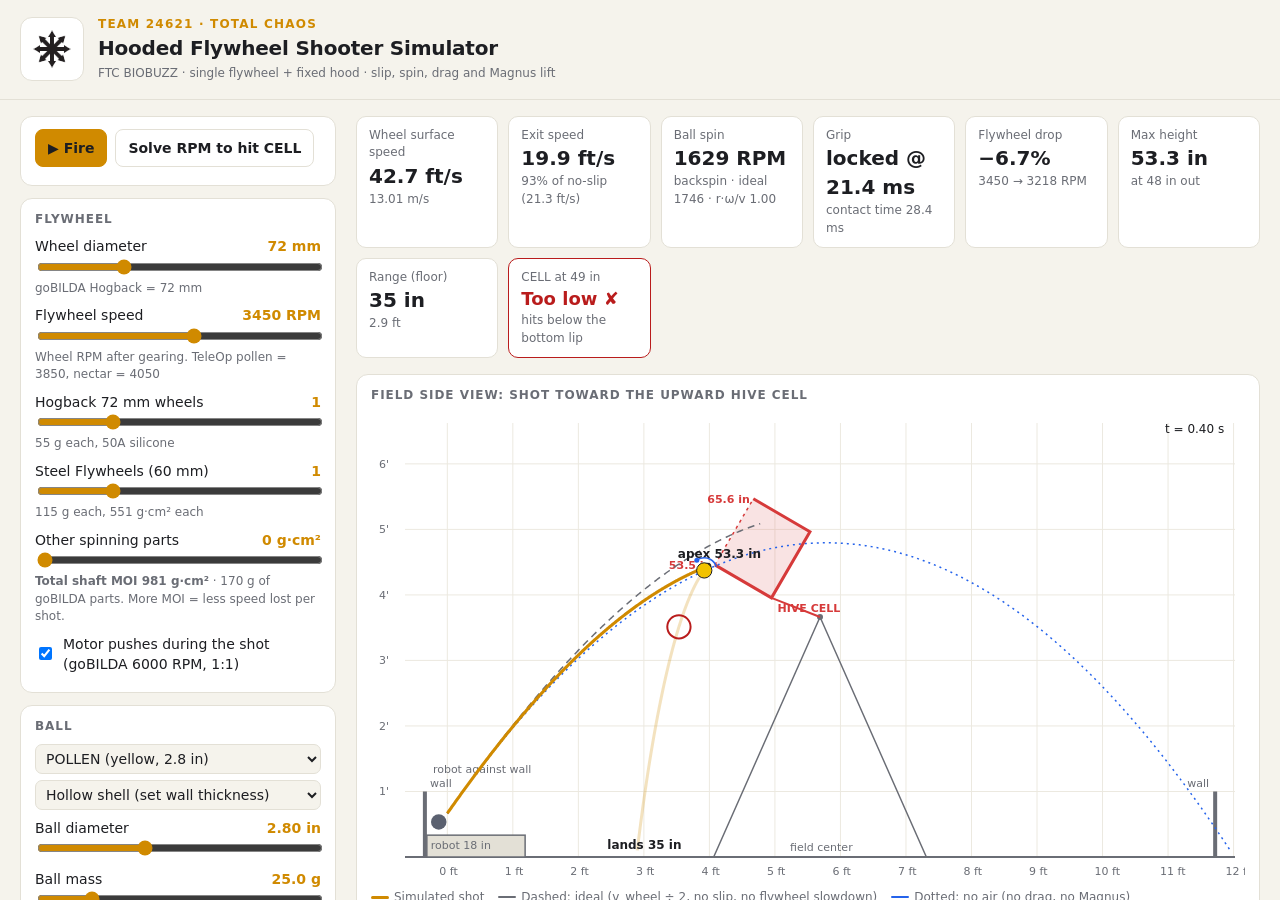
<file: simulator/hooded-shooter.html>
<!doctype html>
<html lang="en">
<head>
<meta charset="utf-8">
<meta name="viewport" content="width=device-width,initial-scale=1">
<title>Total Chaos | Team 24621 | Flywheel Simulator</title>
<meta name="description" content="Team 24621 - Total Chaos: an interactive hooded flywheel shooter simulator for FTC BIOBUZZ.">
<link rel="icon" type="image/jpeg" href="assets/chaos-symbol.jpg">
<style>
:root{
  --bg:#f5f3ec; --panel:#ffffff; --ink:#1d1e22; --muted:#6a6d75; --line:#e3e0d6; --grid:#ece9e0;
  --accent:#d08a00; --accent-soft:#fff3d6; --blue:#2563eb; --good:#15803d; --warn:#c2410c; --bad:#b91c1c;
  --wheel:#3a3e46; --tread:#5b6170; --hood:#9aa0aa; --pollen:#f2c200; --nectar:#d63a3a; --cell:#d63a3a;
}
@media (prefers-color-scheme: dark){
  :root:not([data-theme="light"]){
    --bg:#15161a; --panel:#1e2026; --ink:#ececee; --muted:#9a9ea8; --line:#2e313a; --grid:#262930;
    --accent:#f0b429; --accent-soft:#3a2f12; --blue:#60a5fa; --good:#4ade80; --warn:#fb923c; --bad:#f87171;
    --wheel:#c9ccd3; --tread:#8b91a0; --hood:#6b7280; --pollen:#f5cf2a; --nectar:#f05252; --cell:#f05252;
  }
}
:root[data-theme="dark"]{
  --bg:#15161a; --panel:#1e2026; --ink:#ececee; --muted:#9a9ea8; --line:#2e313a; --grid:#262930;
  --accent:#f0b429; --accent-soft:#3a2f12; --blue:#60a5fa; --good:#4ade80; --warn:#fb923c; --bad:#f87171;
  --wheel:#c9ccd3; --tread:#8b91a0; --hood:#6b7280; --pollen:#f5cf2a; --nectar:#f05252; --cell:#f05252;
}
*{box-sizing:border-box}
body{margin:0;background:var(--bg);color:var(--ink);font:14px/1.45 system-ui,-apple-system,"Segoe UI",Roboto,sans-serif}
header{padding:16px 20px;display:flex;align-items:center;gap:14px;border-bottom:1px solid var(--line);margin-bottom:8px}
.team-logo{width:64px;height:64px;flex-shrink:0;object-fit:contain;background:#fff;border:1px solid var(--line);border-radius:12px;padding:5px}
.team-name{margin:0 0 3px;color:var(--accent);font-size:12px;font-weight:800;letter-spacing:.1em;text-transform:uppercase}
header h1{font-size:20px;margin:0;letter-spacing:-.01em;line-height:1.2}
header .subtitle{margin:5px 0 0;color:var(--muted);font-size:12px}
@media (max-width:600px){header{padding:12px 16px;gap:10px}.team-logo{width:48px;height:48px}header h1{font-size:17px}.team-name{font-size:10px}}
.wrap{display:grid;grid-template-columns:320px minmax(0,1fr);gap:16px;padding:8px 20px 24px}
@media (max-width:900px){.wrap{grid-template-columns:minmax(0,1fr);padding:8px 16px 24px}main{order:1}aside{order:2}}
/* Wide screens: the config column scrolls on its own; the simulator column stays put */
@media (min-width:901px){
  body{height:100vh;display:flex;flex-direction:column;overflow:hidden}
  .wrap{flex:1;min-height:0;padding-bottom:0}
  aside,main{overflow-y:auto;overscroll-behavior:contain;padding-bottom:24px}
  aside{padding-right:4px;scrollbar-width:thin}
}
aside{display:flex;flex-direction:column;gap:12px;min-width:0}
main{display:flex;flex-direction:column;gap:16px;min-width:0}
.card{background:var(--panel);border:1px solid var(--line);border-radius:12px;padding:12px 14px;min-width:0}
.card h2{font-size:12px;text-transform:uppercase;letter-spacing:.08em;color:var(--muted);margin:0 0 8px;font-weight:600}
.ctl{margin:8px 0}
.ctl .row{display:flex;justify-content:space-between;gap:8px}
.ctl label{font-weight:500}
.ctl output{font-variant-numeric:tabular-nums;color:var(--accent);font-weight:600;white-space:nowrap}
.ctl input[type=range]{width:100%;accent-color:var(--accent)}
.ctl .hint{font-size:12px;color:var(--muted)}
select{width:100%;padding:5px 6px;border-radius:7px;border:1px solid var(--line);background:var(--bg);color:var(--ink);font:inherit}
.check{display:flex;gap:8px;align-items:center;margin:6px 0}
.seg{display:flex;border:1px solid var(--line);border-radius:8px;overflow:hidden}
.seg button{flex:1;border:0;background:transparent;color:var(--ink);padding:6px;font:inherit;cursor:pointer}
.seg button.on{background:var(--accent);color:#1d1e22;font-weight:600}
.btn{border:1px solid var(--accent);background:var(--accent);color:#1d1e22;font-weight:600;padding:8px 12px;border-radius:8px;cursor:pointer;font:inherit;font-weight:600}
.btn.ghost{background:transparent;color:var(--ink);border-color:var(--line)}
.btns{display:flex;gap:8px;flex-wrap:wrap}
.stats{display:grid;grid-template-columns:repeat(auto-fit,minmax(140px,1fr));gap:10px}
.stat{background:var(--panel);border:1px solid var(--line);border-radius:10px;padding:10px 12px;min-width:0}
.stat .k{font-size:12px;color:var(--muted)}
.stat .v{font-size:20px;font-weight:700;font-variant-numeric:tabular-nums}
.stat .s{font-size:12px;color:var(--muted)}
.stat.verdict .v{font-size:18px}
canvas{display:block;width:100%;border-radius:8px}
#field{height:clamp(260px,42vw,470px)}
.pair{display:grid;grid-template-columns:minmax(0,1fr) minmax(0,1fr);gap:16px}
@media (max-width:1100px){.pair{grid-template-columns:minmax(0,1fr)}}
#closeup{height:360px}
#chart{height:340px}
#cell{height:360px}
#heat{height:320px;cursor:pointer}
#impacts td{font-size:13px}
.legend{display:flex;flex-wrap:wrap;gap:4px 14px;font-size:12px;color:var(--muted);margin-top:6px}
.legend i{display:inline-block;width:18px;height:3px;vertical-align:middle;margin-right:5px;border-radius:2px}
table{width:100%;border-collapse:collapse;font-variant-numeric:tabular-nums}
td{padding:4px 6px;border-bottom:1px solid var(--line)}
td:last-child{text-align:right}
details summary{cursor:pointer;font-weight:600}
.notes{color:var(--ink)}
.notes code{background:var(--accent-soft);padding:1px 4px;border-radius:4px;font-size:13px}
.notes p,.notes li{max-width:75ch}
.small{font-size:12px;color:var(--muted)}
a{color:var(--blue)}
</style>
</head>
<body>
<header>
  <img class="team-logo" src="assets/chaos-symbol.jpg" alt="Total Chaos eight-arrow chaos symbol" width="64" height="64">
  <div>
    <p class="team-name">Team 24621 &middot; Total Chaos</p>
    <h1>Hooded Flywheel Shooter Simulator</h1>
    <p class="subtitle">FTC BIOBUZZ &middot; single flywheel + fixed hood &middot; slip, spin, drag and Magnus lift</p>
  </div>
</header>

<div class="wrap">
  <aside id="controls"></aside>

  <main>
    <div class="stats" id="stats"></div>

    <div class="card">
      <h2>Field side view: shot toward the upward HIVE CELL</h2>
      <canvas id="field"></canvas>
      <div class="legend">
        <span><i style="background:var(--accent)"></i>Simulated shot</span>
        <span><i style="background:var(--muted);height:2px"></i>Dashed: ideal (v_wheel ÷ 2, no slip, no flywheel slowdown)</span>
        <span><i style="background:var(--blue);height:2px"></i>Dotted: no air (no drag, no Magnus)</span>
      </div>
    </div>

    <div class="pair">
      <div class="card">
        <h2>Inside the HIVE CELL (slow motion)</h2>
        <canvas id="cell"></canvas>
        <div class="legend">
          <span><i style="background:var(--blue)"></i>Numbered wall hits</span>
          <span>↺ = backspin direction (as fired) · ↻ = topspin direction</span>
        </div>
      </div>
      <div class="card">
        <h2>Shooter close-up (slow motion)</h2>
        <canvas id="closeup"></canvas>
        <div class="legend">
          <span><i style="background:var(--good)"></i>Contact gripping</span>
          <span><i style="background:var(--warn)"></i>Contact slipping</span>
          <span><i style="background:var(--blue)"></i>Squish (ball/wheel overlap)</span>
        </div>
      </div>
    </div>

    <div class="pair">
      <div class="card">
        <h2>Inside the hood: speed vs. time</h2>
        <canvas id="chart"></canvas>
        <div class="legend">
          <span><i style="background:var(--muted)"></i>Wheel surface speed</span>
          <span><i style="background:var(--accent)"></i>Ball speed (center)</span>
          <span><i style="background:var(--blue)"></i>Ball spin speed (ω·r)</span>
          <span><i style="background:var(--good)"></i>No-slip target (surface ÷ 2)</span>
        </div>
      </div>
      <div class="card">
        <h2>Wall hits</h2>
        <table id="impacts"></table>
        <p class="small">"Bounce" is the outgoing ÷ incoming speed straight into the wall. It's lower than your e setting when friction grabs the ball. Spin changes because friction at the wall pushes the ball's surface toward rolling along that wall.</p>
      </div>
    </div>

    <div class="card">
      <h2>Best launch angle (bounce sweep)</h2>
      <div class="btns"><button class="btn" id="sweepBtn">Run angle sweep</button></div>
      <p class="small" id="sweepMsg">For every angle from 20° to 75°, this aims at 17 points across the opening, from below the bottom lip to over the top lip. It solves the RPM for each one, then runs the full bounce. Takes a few seconds.</p>
      <canvas id="heat"></canvas>
      <div class="legend">
        <span><i style="background:var(--good)"></i>Scored (settles in the cell)</span>
        <span><i style="background:var(--warn)"></i>Entered, then bounced out</span>
        <span><i style="background:var(--bad);opacity:.4"></i>Missed the opening</span>
        <span>Outlined column = current angle</span>
      </div>
      <div id="sweepSummary"></div>
    </div>

    <div class="card">
      <h2>Details</h2>
      <table id="details"></table>
    </div>

    <div class="card notes">
      <details>
        <summary>How the math works</summary>
        <p><b>Perfect grip.</b> The hood doesn't move, so a ball pinched between the wheel and the hood rolls along the hood. Its center moves at the average of the two surfaces:
        <code>v = v_wheel / 2</code>, where <code>v_wheel = ω_wheel · R_wheel</code>. The spin is <code>ω_ball = v_wheel / (2·r_ball)</code>. That makes the spin ratio <code>r·ω / v = 1</code> for every perfect-grip hooded shot, whatever the wheel size or RPM.</p>
        <p><b>Slip.</b> The ball enters at the feed speed with no spin. Squeezing it by the compression <code>c</code> gives a normal force <code>N_wheel = k·c</code>. The hood pushes back with <code>N_hood = N_wheel + m·v²/ρ</code>, because the ball travels on a curve of radius <code>ρ = R_wheel + r_ball − c</code>. Friction at each contact is at most <code>μ·N</code> and opposes the sliding at that contact:</p>
        <ul>
          <li>wheel contact slip: <code>u_w = v_wheel − (v + ω·r)</code></li>
          <li>hood contact slip: <code>u_h = v − ω·r</code></li>
          <li><code>m·dv/dt = F_w + F_h</code>, <code>I·dω/dt = r·(F_w − F_h)</code>, <code>I_wheel·dΩ/dt = τ_motor − F_w·R_wheel</code></li>
        </ul>
        <p>This is stepped forward a microsecond at a time until the ball has rolled through the hood's wrap angle. With enough friction and contact length, both slips reach zero and the ball locks into perfect grip. Otherwise it leaves slower and with less spin. Each shot also takes energy from the flywheel, so the wheel slows down. The motor fights back at full power, using the linear torque curve of a goBILDA 6000 RPM motor (stall torque 0.144 N·m). That slowdown, not slip, is usually why a real shot falls short of <code>v_wheel/2</code>, so more spinning mass makes shots more consistent.</p>
        <p><b>Flight.</b> The flight includes gravity, drag <code>½ρ·C_d·A·v²</code> and Magnus lift <code>½ρ·C_L·A·v²</code>, with <code>C_L = S/(2S+1)</code> and <code>S = r·ω/v</code>. Backspin lifts the ball and topspin pushes it down. Spin decay is ignored because the flight is short.</p>
        <p><b>Bouncing in the cell.</b> Each cell wall is a thin line, and so are the two lips. When the ball touches one, the wall pushes back with a spring-damper force <code>N = k·δ − c·v_n</code>. Here <code>δ</code> is how far the ball has squished into the wall, <code>k</code> is the panel give and <code>c</code> is tuned so a straight-on hit keeps fraction <code>e</code> of its speed. Friction acts along the wall, up to <code>μ·N</code>. It pushes the contact point's slip <code>u = v_along − ω·r</code> toward zero, but never past it. When friction is strong enough the ball grips the wall for a moment, so its spin flips to match rolling along that wall. That's why backspin hitting the back wall can kick the ball down into the cell, while topspin can climb the wall and pop out. The ball scores if it comes to rest inside the cell. The HIVE tipping and the side walls aren't modeled.</p>
        <p><b>Field geometry</b> (Competition Manual §9, TU04, Fig. 9-10 and 9-13): the upward CELL opening runs from 53.5 in to 65.6 in above the tiles. The opening is 14 in, tilted 30° toward the shooter, and the cell is 12 in deep. The model assumes the upward cell faces you, and it scores a shot as IN when the ball crosses that opening with at least one ball radius of clearance at each lip. POLLEN is 2.8 in and 0.055 lb; NECTAR is 3.6 in and 0.091 lb (AndyMark). The flywheel defaults to goBILDA parts: the Hogback Traction Wheel (72 mm, 55 g, 50A silicone) and the Steel Flywheel (60 mm, 115 g, 551 g·cm²). The Hogback's MOI is estimated at 430 g·cm² because goBILDA doesn't publish it, and the 0.9 friction value is an estimate too.</p>
        <p class="small"><b>Estimates you should calibrate:</b> the friction values, ball/wheel stiffness, C_d and Magnus scale are reasonable starting points, not measurements. Shoot real balls, measure range and apex height, then adjust friction, stiffness and Magnus until the sim matches. After that it can predict.</p>
      </details>
    </div>
  </main>
</div>

<script>
const IN = 0.0254, DEG = Math.PI / 180, G = 9.81, RHO_AIR = 1.2;
const $ = id => document.getElementById(id);

// ---- Field geometry (BIOBUZZ manual §9, Fig 9-10) ----
const CELL_BOTTOM_IN = 53.5, CELL_TOP_IN = 65.6, CELL_OPEN_IN = 14, CELL_DEPTH_IN = 12;
const CELL_RISE = CELL_TOP_IN - CELL_BOTTOM_IN;
// Field (§9.2, 9.6, Fig 9-8/9-9): 144 in square inside the walls, HIVE pivot at field center,
// 43.95 in up. Each CELL's open end is 21.46 in from the pivot along the HIVE (18.84 / 2 + 12.04),
// and the HIVE tips 30°, which puts the bottom lip 19.26 in from field center toward the shooter.
const FIELD_IN = 144, PIVOT_H_IN = 43.95, LIP_FROM_CENTER_IN = 19.26, FRAME_BASE_IN = 38.95, WALL_H_IN = 12;
const CELL_RUN = Math.sqrt(CELL_OPEN_IN ** 2 - CELL_RISE ** 2);

const BALLS = {
  pollen: { name: 'POLLEN (yellow, 2.8 in)', d: 2.8, m: 24.9, color: 'pollen' },
  nectar: { name: 'NECTAR (red/blue, 3.6 in)', d: 3.6, m: 41.3, color: 'nectar' },
  custom: { name: 'Custom ball', d: null, m: null, color: 'pollen' },
};
// goBILDA parts on the shooter shaft. MOI in g·cm².
// Steel Flywheel 60 mm: 115 g, 551 g·cm² (goBILDA spec). Hogback 72 mm: 55 g; MOI is our
// estimate (0.6·m·R², most mass in the tread), goBILDA doesn't publish it.
const HOGBACK_MOI = 430, STEEL_FLYWHEEL_MOI = 551;
const WHEEL_MATS = [
  ['goBILDA Hogback silicone 50A', 0.9], ['goBILDA Gecko silicone 30A', 1.0], ['Compliant wheel ~35A', 0.9], ['Worn / dusty wheel', 0.65],
  ['Stealth / hard rubber', 0.6], ['Hard plastic', 0.35], ['Custom', null]];
const HOOD_MATS = [
  ['Polycarbonate (smooth)', 0.30], ['Aluminum', 0.25], ['HDPE / Delrin', 0.18], ['3D-printed PLA / PETG', 0.35],
  ['Foam-lined', 0.6], ['Grip tape', 0.8], ['Custom', null]];
const INERTIA = [['Hollow shell (set wall thickness)', 'shell'], ['Solid / foam (2/5)', 0.4]];
// Hollow sphere, outer radius R, wall t: I = (2/5)·m·(R⁵ − r⁵)/(R³ − r³), r = R − t. Returns I ÷ (m·R²).
// A 2 mm wall gives ≈ 0.63, close to the thin-shell limit of 2/3: nearly all the mass is at the surface.
function shellK(dIn, tMm) {
  const R = dIn * 25.4 / 2, r = Math.max(0, R - tMm);
  return 0.4 * (R ** 5 - r ** 5) / (R ** 3 - r ** 3) / (R * R);
}

const CONTROLS = {
  Flywheel: [
    { id: 'wheelD', label: 'Wheel diameter', min: 40, max: 150, step: 1, val: 72, unit: 'mm', hint: 'goBILDA Hogback = 72 mm' },
    { id: 'rpm', label: 'Flywheel speed', min: 300, max: 6000, step: 5, val: 3450, unit: 'RPM', hint: 'Wheel RPM after gearing. TeleOp pollen = 3850, nectar = 4050' },
    { id: 'nHog', label: 'Hogback 72 mm wheels', min: 0, max: 4, step: 1, val: 1, unit: '', hint: '55 g each, 50A silicone' },
    { id: 'nFly', label: 'Steel Flywheels (60 mm)', min: 0, max: 4, step: 1, val: 1, unit: '', hint: '115 g each, 551 g·cm² each' },
    { id: 'extraMoi', label: 'Other spinning parts', min: 0, max: 3000, step: 10, val: 0, unit: 'g·cm²', hint: '' },
  ],
  Ball: [
    { id: 'ballD', label: 'Ball diameter', min: 1.5, max: 5, step: 0.05, val: 2.8, unit: 'in' },
    { id: 'ballMass', label: 'Ball mass', min: 5, max: 120, step: 0.5, val: 24.9, unit: 'g' },
    { id: 'wallT', label: 'Ball wall thickness', min: 0.5, max: 10, step: 0.1, val: 2, unit: 'mm', hint: '' },
  ],
  'Squish & hood': [
    { id: 'comp', label: 'Squish (ball ↔ flywheel)', min: 0, max: 10, step: 0.1, val: 2, unit: 'mm', hint: '' },
    { id: 'stiff', label: 'Squish stiffness', min: 0.5, max: 10, step: 0.1, val: 3, unit: 'N/mm', hint: 'Ball + wheel combined. Sets normal force = stiffness × compression' },
    { id: 'wrap', label: 'Hood wrap angle', min: 20, max: 180, step: 1, val: 90, unit: '°', hint: 'How far around the wheel the ball travels in contact' },
    { id: 'feed', label: 'Feed speed into wheel', min: 0, max: 3, step: 0.05, val: 0.5, unit: 'm/s' },
  ],
  Friction: [
    { id: 'muW', label: 'Wheel ↔ ball μ', min: 0.05, max: 1.6, step: 0.01, val: 0.9, unit: '' },
    { id: 'muH', label: 'Hood ↔ ball μ', min: 0, max: 1.2, step: 0.01, val: 0.35, unit: '' },
  ],
  Launch: [
    { id: 'angle', label: 'Launch angle (hood exit)', min: 10, max: 80, step: 0.5, val: 55, unit: '°' },
    { id: 'launchH', label: 'Launch height', min: 4, max: 30, step: 0.5, val: 8, unit: 'in', hint: 'Ball center height where it leaves the hood' },
  ],
  Air: [
    { id: 'cd', label: 'Drag coefficient C_d', min: 0, max: 1.2, step: 0.01, val: 0.5, unit: '' },
    { id: 'magnus', label: 'Magnus scale', min: 0, max: 2, step: 0.05, val: 1, unit: '×', hint: 'Calibrate against real shots' },
  ],
  Target: [
    { id: 'dist', label: 'Distance to CELL lip', min: 12, max: 120, step: 1, val: 49, unit: 'in', hint: 'Horizontal: launch point → bottom lip of the opening. The lip is 19.3 in from field center, so the field wall is 52.7 in behind it.' },
    { id: 'robotL', label: 'Robot length', min: 10, max: 24, step: 0.5, val: 18, unit: 'in' },
    { id: 'inset', label: 'Ball exit, in from robot edge', min: 0, max: 12, step: 0.25, val: 3.75, unit: 'in', hint: 'How far the launch point sits inside the shooter end of the robot. At 3.75 in, 49 in to the lip puts the robot flush against the wall.' },
  ],
  'HIVE CELL bounce': [
    { id: 'wallE', label: 'Bounciness e (ball ↔ panel)', min: 0.05, max: 0.95, step: 0.01, val: 0.3, unit: '', hint: 'Measure it: drop a ball onto the cell panel from 36 in. e = √(rebound height ÷ 36). Panel flex lowers it.' },
    { id: 'wallK', label: 'Panel give (stiffness)', min: 1, max: 60, step: 1, val: 15, unit: 'N/mm', hint: 'Ball squish + panel flex. Softer = longer contact, so friction has more time to change the spin.' },
    { id: 'wallMu', label: 'Ball ↔ polycarbonate μ', min: 0, max: 1, step: 0.01, val: 0.3, unit: '', hint: 'Tape two balls together so they can\'t roll, then tilt a panel until they slide: μ = tan(angle).' },
  ],
  Playback: [
    { id: 'slowmo', label: 'Close-up slow motion', min: 5, max: 1000, step: 5, val: 20, unit: '×' },
    { id: 'speed', label: 'Field playback speed', min: 0.1, max: 1, step: 0.05, val: 0.5, unit: '×' },
    { id: 'cellSlow', label: 'Cell close-up slow motion', min: 1, max: 100, step: 1, val: 10, unit: '×' },
  ],
};

const state = { mount: 'back', ballType: 'pollen', spin: 'back', kI: 'shell', air: true, ghosts: true, motor: true };
// goBILDA 5203 6000 RPM (1:1): stall torque 1.47 kg·cm
const MOTOR_STALL = 0.144, MOTOR_FREE = 6000 * 2 * Math.PI / 60;

// ---------- Build controls ----------
function fmt(v, step) { const d = step < 0.1 ? 2 : step < 1 ? 1 : 0; return Number(v).toFixed(d); }
function makeSelect(id, options, onChange) {
  const s = document.createElement('select'); s.id = id;
  options.forEach(([label, val], i) => { const o = document.createElement('option'); o.value = i; o.textContent = label; s.appendChild(o); });
  s.addEventListener('change', () => onChange(options[s.value]));
  return s;
}
function buildControls() {
  const root = $('controls');
  const fire = document.createElement('div'); fire.className = 'card';
  fire.innerHTML = `<div class="btns"><button class="btn" id="fireBtn">▶ Fire</button><button class="btn ghost" id="solveBtn">Solve RPM to hit CELL</button></div><div class="small" id="solveMsg" style="margin-top:6px"></div>`;
  root.appendChild(fire);
  for (const [group, ctls] of Object.entries(CONTROLS)) {
    const card = document.createElement('div'); card.className = 'card';
    card.innerHTML = `<h2>${group}</h2>`;
    root.appendChild(card);
    if (group === 'Ball') {
      card.appendChild(makeSelect('ballType', Object.entries(BALLS).map(([k, b]) => [b.name, k]), ([, k]) => {
        state.ballType = k; const b = BALLS[k];
        if (b.d) { setVal('ballD', b.d); setVal('ballMass', b.m); }
        recompute();
      }));
      const s = makeSelect('kI', INERTIA, ([, v]) => { state.kI = v; showShell(); recompute(); });
      s.style.marginTop = '6px'; card.appendChild(s);
    }
    if (group === 'Launch') {
      const seg = document.createElement('div'); seg.className = 'seg';
      seg.innerHTML = `<button data-v="back" class="on">Wheel under → backspin</button><button data-v="top">Wheel over → topspin</button>`;
      seg.querySelectorAll('button').forEach(b => b.onclick = () => {
        state.spin = b.dataset.v; seg.querySelectorAll('button').forEach(x => x.classList.toggle('on', x === b)); recompute();
      });
      card.appendChild(seg);
    }
    if (group === 'Target') {
      const seg = document.createElement('div'); seg.className = 'seg';
      seg.innerHTML = `<button data-v="back" class="on">Shoot from back</button><button data-v="front">Shoot from front</button>`;
      seg.querySelectorAll('button').forEach(b => b.onclick = () => {
        state.mount = b.dataset.v; seg.querySelectorAll('button').forEach(x => x.classList.toggle('on', x === b)); recompute();
      });
      card.appendChild(seg);
    }
    for (const c of ctls) {
      const d = document.createElement('div'); d.className = 'ctl';
      d.innerHTML = `<div class="row"><label for="${c.id}">${c.label}</label><output id="${c.id}_o"></output></div>
        <input type="range" id="${c.id}" min="${c.min}" max="${c.max}" step="${c.step}" value="${c.val}">
        <div class="hint" id="${c.id}_hint">${c.hint || ''}</div>`;
      if (group === 'Friction') {
        const mats = c.id === 'muW' ? WHEEL_MATS : HOOD_MATS;
        const sel = makeSelect(c.id + 'Mat', mats, ([, v]) => { if (v != null) { setVal(c.id, v); recompute(); } });
        d.insertBefore(sel, d.querySelector('input'));
        sel.style.margin = '4px 0';
      }
      card.appendChild(d);
      const inp = d.querySelector('input');
      inp.addEventListener('input', () => {
        showVal(c);
        if (group === 'Friction') matchPreset(c.id);
        if (c.id === 'ballD' || c.id === 'ballMass') { state.ballType = 'custom'; $('ballType').value = 2; }
        if (group !== 'Playback') recompute(); else restart();
      });
      showVal(c);
    }
    if (group === 'Flywheel') {
      const a = document.createElement('label'); a.className = 'check';
      a.innerHTML = `<input type="checkbox" id="motorOn" checked> Motor pushes during the shot (goBILDA 6000 RPM, 1:1)`;
      card.appendChild(a);
      a.querySelector('input').onchange = e => { state.motor = e.target.checked; recompute(); };
    }
    if (group === 'Air') {
      const a = document.createElement('div');
      a.innerHTML = `<label class="check"><input type="checkbox" id="airOn" checked> Air drag + Magnus lift</label>
        <label class="check"><input type="checkbox" id="ghostOn" checked> Show comparison paths</label>`;
      card.appendChild(a);
      a.querySelector('#airOn').onchange = e => { state.air = e.target.checked; recompute(); };
      a.querySelector('#ghostOn').onchange = e => { state.ghosts = e.target.checked; };
    }
  }
  $('fireBtn').onclick = restart;
  $('solveBtn').onclick = solveRPM;
}
function ctlSpec(id) { for (const g of Object.values(CONTROLS)) for (const c of g) if (c.id === id) return c; }
function showVal(c) {
  $(c.id + '_o').textContent = fmt($(c.id).value, c.step) + (c.unit ? ' ' + c.unit : '');
  if (c.id === 'comp' || c.id === 'ballD') showSquish();
  if (c.id === 'wallT' || c.id === 'ballD') showShell();
  if (c.id === 'nHog' || c.id === 'nFly' || c.id === 'extraMoi') showMoi();
}
// Squish = how much the hood gap is smaller than the ball. Hood gap = ball diameter − squish.
const shaftMoi = p => p.nHog * HOGBACK_MOI + p.nFly * STEEL_FLYWHEEL_MOI + p.extraMoi;
function showMoi() {
  if (!$('extraMoi_hint')) return;
  const q = { nHog: +$('nHog').value, nFly: +$('nFly').value, extraMoi: +$('extraMoi').value };
  $('extraMoi_hint').innerHTML = `<b>Total shaft MOI ${shaftMoi(q).toFixed(0)} g·cm²</b> · ${q.nHog * 55 + q.nFly * 115} g of goBILDA parts. More MOI = less speed lost per shot.`;
}
function showSquish() {
  if (!$('comp_hint')) return; // ball controls build before the squish slider exists
  const mm = +$('comp').value, dIn = +$('ballD').value;
  $('comp_o').textContent = `${mm.toFixed(2)} mm · ${(mm / 25.4).toFixed(2)} in`;
  $('comp_hint').innerHTML = `${(mm / (dIn * 25.4) * 100).toFixed(0)}% of the ball diameter. ` +
    `<b>Hood gap ${(dIn - mm / 25.4).toFixed(2)} in</b> (${(dIn * 25.4 - mm).toFixed(1)} mm) from wheel surface to hood.`;
}
function showShell() {
  if (!$('wallT_hint') || !$('ballD')) return;
  const solid = state.kI !== 'shell', k = solid ? state.kI : shellK(+$('ballD').value, +$('wallT').value);
  $('wallT_hint').innerHTML = solid ? 'Not used: the ball is set to solid.' :
    `<b>I = ${k.toFixed(3)}·m·r²</b> (thin-shell limit 0.667, solid 0.400). Nearly all the mass rides at the surface.`;
}
function setVal(id, v) { $(id).value = v; showVal(ctlSpec(id)); }
function matchPreset(id) {
  const mats = id === 'muW' ? WHEEL_MATS : HOOD_MATS, v = +$(id).value;
  const i = mats.findIndex(([, x]) => x != null && Math.abs(x - v) < 0.005);
  $(id + 'Mat').value = i >= 0 ? i : mats.length - 1;
}
function params() {
  const p = { ...state };
  for (const g of Object.values(CONTROLS)) for (const c of g) p[c.id] = +$(c.id).value;
  if (p.kI === 'shell') p.kI = shellK(p.ballD, p.wallT);
  return p;
}

// ---------- Physics: contact phase inside the hood ----------
function contact(p) {
  const Rw = p.wheelD / 2000, rb = p.ballD * IN / 2, m = p.ballMass / 1000, I = p.kI * m * rb * rb;
  const c = Math.min(p.comp / 1000, rb * 0.9), rho = Rw + rb - c, wrap = p.wrap * DEG, L = rho * wrap;
  const Iw = Math.max(1, shaftMoi(p)) * 1e-7; // g·cm² → kg·m²
  const Om0 = p.rpm * 2 * Math.PI / 60, Vw0 = Om0 * Rw;
  const Nw = p.stiff * 1000 * c;
  const eps = 0.02; // m/s, smooths the friction sign near zero slip
  const k = (p.muW * Nw + p.muH * (Nw + m * Vw0 * Vw0 / rho)) / eps * (1 / m + rb * rb / I + Rw * Rw / Iw);
  const dt = Math.min(5e-6, 0.3 / Math.max(k, 1));
  let Om = Om0, v = Math.max(p.feed, 0.02), w = 0, s = 0, t = 0, th = 0;
  let next = 0, stalled = false, slipE = 0, gripT = null;
  const samples = [];
  const push = (uw, uh, Nh) => samples.push({ t, s, v, w, Om, th, uw, uh, Nh });
  while (s < L) {
    if (t > 0.5 || v <= 0) { stalled = true; break; }
    const Vw = Om * Rw, uw = Vw - (v + w * rb), uh = v - w * rb, Nh = Nw + m * v * v / rho;
    const Fw = p.muW * Nw * Math.tanh(uw / eps), Fh = -p.muH * Nh * Math.tanh(uh / eps);
    if (t >= next) { push(uw, uh, Nh); next += 2e-5; }
    if (gripT === null && Math.abs(uw) < 0.05 && Math.abs(uh) < 0.05) gripT = t;
    slipE += (Math.abs(Fw * uw) + Math.abs(Fh * uh)) * dt;
    const tau = p.motor ? Math.max(0, MOTOR_STALL * (1 - Om / MOTOR_FREE)) : 0;
    v += (Fw + Fh) / m * dt; w += rb * (Fw - Fh) / I * dt; Om += (tau - Fw * Rw) / Iw * dt;
    s += v * dt; th += w * dt; t += dt;
  }
  const Vw = Om * Rw;
  push(Vw - (v + w * rb), v - w * rb, Nw + m * v * v / rho);
  return { Rw, rb, m, I, rho, L, wrap, Nw, Om0, Vw0, samples, stalled, slipE, gripT,
    exit: { v: Math.max(v, 0), w, Om, t } };
}

// ---------- Physics: flight ----------
function cellGeom(p) {
  const B = { x: p.dist * IN, y: CELL_BOTTOM_IN * IN };
  const d = { x: CELL_RUN / CELL_OPEN_IN, y: CELL_RISE / CELL_OPEN_IN };
  const n = { x: -d.y, y: d.x }; // points back toward the shooter
  const T = { x: B.x + d.x * CELL_OPEN_IN * IN, y: B.y + d.y * CELL_OPEN_IN * IN };
  return { B, T, d, n };
}
function flight(p, c, exit, air) {
  const rb = c.rb, m = c.m, A = Math.PI * rb * rb, a = p.angle * DEG;
  const sg = (p.spin === 'back' ? 1 : -1) * Math.sign(exit.w || 1);
  const S0 = Math.abs(exit.w);
  const kD = air ? 0.5 * RHO_AIR * p.cd * A / m : 0, kL = air ? 0.5 * RHO_AIR * A / m * p.magnus : 0;
  const acc = (vx, vy) => {
    const v = Math.hypot(vx, vy) || 1e-9, S = rb * S0 / v, CL = S / (2 * S + 1);
    return [-kD * v * vx - kL * CL * v * vy * sg, -G - kD * v * vy + kL * CL * v * vx * sg];
  };
  let x = 0, y = p.launchH * IN, vx = exit.v * Math.cos(a), vy = exit.v * Math.sin(a), t = 0;
  const dt = 0.001, pts = [{ t, x, y, vx, vy }];
  const cg = cellGeom(p);
  let side = (x - cg.B.x) * cg.n.x + (y - cg.B.y) * cg.n.y, cross = null, apex = { x, y };
  while (t < 4 && y > rb && x < 260 * IN) {
    const [ax1, ay1] = acc(vx, vy);
    const mvx = vx + ax1 * dt / 2, mvy = vy + ay1 * dt / 2;
    const [ax2, ay2] = acc(mvx, mvy);
    x += mvx * dt; y += mvy * dt; vx += ax2 * dt; vy += ay2 * dt; t += dt;
    pts.push({ t, x, y, vx, vy });
    if (y > apex.y) apex = { x, y, t };
    const ns = (x - cg.B.x) * cg.n.x + (y - cg.B.y) * cg.n.y;
    if (!cross && side > 0 && ns <= 0) {
      const f = side / (side - ns), q = pts[pts.length - 2];
      const cx = q.x + (x - q.x) * f, cy = q.y + (y - q.y) * f;
      const u = ((cx - cg.B.x) * cg.d.x + (cy - cg.B.y) * cg.d.y) / IN;
      cross = { x: cx, y: cy, u, t: q.t + dt * f, vx, vy, idx: pts.length - 1 };
      const r = rb / IN;
      cross.verdict = u >= r && u <= CELL_OPEN_IN - r ? 'in' : (u > -r && u < r) || (u > CELL_OPEN_IN - r && u < CELL_OPEN_IN + r) ? 'lip' : u <= -r ? 'low' : 'high';
      if (cross.verdict === 'in') { // let it travel a little into the cell, then stop
        for (let i = 0; i < 40 && t < 4; i++) {
          x += vx * dt; y += vy * dt; vy -= G * dt; t += dt; pts.push({ t, x, y, vx, vy });
        }
        break;
      }
    }
    side = ns;
  }
  const last = pts[pts.length - 1];
  return { pts, apex, cross, T: last.t, landX: last.x, landed: last.y <= rb + 1e-6 };
}

function simulate(p) {
  const c = contact(p);
  const fl = shootBounce(p, c, c.exit);
  const idealExit = { v: c.Vw0 / 2, w: c.Vw0 / (2 * c.rb) };
  const ideal = flight(p, c, idealExit, p.air);
  const vac = flight(p, c, c.exit, false);
  return { p, c, fl, ideal, vac, idealExit };
}

// ---------- Solve RPM ----------
function solveRPM() {
  const p = params();
  const target = CELL_OPEN_IN / 2;
  const f = rpm => { const q = { ...p, rpm }; const c = contact(q); const fl = flight(q, c, c.exit, q.air); return fl.cross ? fl.cross.u - target : -1e3; };
  let lo = 300, hi = 6000;
  const msg = $('solveMsg');
  if (f(hi) < 0) { msg.textContent = `Even 6000 RPM can't reach the opening center at ${p.angle}° from ${p.dist} in. Raise the angle or move closer.`; return; }
  if (f(lo) > 0) { msg.textContent = 'Already over at the minimum RPM.'; return; }
  for (let i = 0; i < 30; i++) { const mid = (lo + hi) / 2; if (f(mid) < 0) lo = mid; else hi = mid; }
  const rpm = Math.round(hi / 5) * 5;
  setVal('rpm', Math.min(6000, rpm));
  msg.textContent = `≈ ${Math.round(hi)} RPM puts the ball through the middle of the opening.`;
  recompute();
}

// ---------- Rendering helpers ----------
let C = {};
function readColors() { const cs = getComputedStyle(document.documentElement); for (const k of ['bg', 'panel', 'ink', 'muted', 'line', 'grid', 'accent', 'blue', 'good', 'warn', 'bad', 'wheel', 'tread', 'hood', 'pollen', 'nectar', 'cell']) C[k] = cs.getPropertyValue('--' + k).trim(); }
matchMedia('(prefers-color-scheme: dark)').addEventListener('change', readColors);
function fit(cv) {
  const r = cv.getBoundingClientRect(), dpr = devicePixelRatio || 1;
  const w = Math.round(r.width * dpr), h = Math.round(r.height * dpr);
  if (cv.width !== w || cv.height !== h) { cv.width = w; cv.height = h; }
  const ctx = cv.getContext('2d'); ctx.setTransform(dpr, 0, 0, dpr, 0, 0);
  return { ctx, W: r.width, H: r.height };
}
function arrow(ctx, x1, y1, x2, y2, col, w = 2) {
  const a = Math.atan2(y2 - y1, x2 - x1), h = 8;
  ctx.strokeStyle = ctx.fillStyle = col; ctx.lineWidth = w;
  ctx.beginPath(); ctx.moveTo(x1, y1); ctx.lineTo(x2, y2); ctx.stroke();
  ctx.beginPath(); ctx.moveTo(x2, y2); ctx.lineTo(x2 - h * Math.cos(a - 0.4), y2 - h * Math.sin(a - 0.4));
  ctx.lineTo(x2 - h * Math.cos(a + 0.4), y2 - h * Math.sin(a + 0.4)); ctx.closePath(); ctx.fill();
}
const ballColor = () => C[BALLS[state.ballType].color];
function sampleAt(samples, t) {
  let lo = 0, hi = samples.length - 1;
  while (hi - lo > 1) { const m = (lo + hi) >> 1; if (samples[m].t <= t) lo = m; else hi = m; }
  return samples[lo];
}
function interpPts(pts, t) {
  if (t <= 0) return pts[0];
  const i = Math.min(pts.length - 1, Math.floor(t / 0.001));
  return pts[i];
}

// ---------- Close-up ----------
let wheelAngle = 0;
function drawCloseup(simT, wallDt) {
  const { ctx, W, H } = fit($('closeup'));
  const { p, c } = sim;
  ctx.fillStyle = C.panel; ctx.fillRect(0, 0, W, H);
  const back = p.spin === 'back';
  const ext = c.rho + c.rb + 0.012;
  const sc = Math.min(W, H) * 0.40 / ext;
  const cx = W * 0.42, cy = H * (back ? 0.6 : 0.4);
  const X = x => cx + x * sc, Y = y => cy - y * sc;
  const a = p.angle * DEG;
  const phiExit = back ? a + Math.PI / 2 : a - Math.PI / 2;
  const phiEntry = back ? phiExit + c.wrap : phiExit - c.wrap;
  const dirPhi = back ? -1 : 1;

  // current state
  let Om, bx, by, th, v, uw = null, uh = null, inContact = simT <= c.exit.t;
  if (inContact) {
    const s = sampleAt(c.samples, simT);
    const phi = phiEntry + dirPhi * s.s / c.rho;
    bx = c.rho * Math.cos(phi); by = c.rho * Math.sin(phi); th = s.th; Om = s.Om; v = s.v; uw = s.uw; uh = s.uh;
  } else {
    const dtE = simT - c.exit.t;
    bx = c.rho * Math.cos(phiExit) + c.exit.v * Math.cos(a) * dtE;
    by = c.rho * Math.sin(phiExit) + c.exit.v * Math.sin(a) * dtE;
    th = c.samples[c.samples.length - 1].th + c.exit.w * dtE; Om = c.exit.Om; v = c.exit.v;
  }
  wheelAngle += (back ? -1 : 1) * Om * wallDt / p.slowmo;

  // hood
  const hoodR = c.rho + c.rb;
  ctx.strokeStyle = C.hood; ctx.lineWidth = 7; ctx.lineCap = 'round';
  ctx.beginPath();
  const a0 = phiEntry, a1 = phiExit + (back ? -0.08 : 0.08);
  ctx.arc(X(0), Y(0), hoodR * sc + 3.5, -a0, -a1, back ? false : true);
  ctx.stroke();
  ctx.fillStyle = C.muted; ctx.font = '12px system-ui';
  const hl = (phiEntry + phiExit) / 2;
  ctx.fillText('hood', X((hoodR + 0.012) * Math.cos(hl)) - 12, Y((hoodR + 0.012) * Math.sin(hl)));

  // wheel
  const Rpx = c.Rw * sc;
  ctx.save(); ctx.translate(X(0), Y(0)); ctx.rotate(-wheelAngle);
  ctx.fillStyle = C.tread; ctx.beginPath(); ctx.arc(0, 0, Rpx, 0, 2 * Math.PI); ctx.fill();
  ctx.fillStyle = C.panel; ctx.beginPath(); ctx.arc(0, 0, Rpx * 0.72, 0, 2 * Math.PI); ctx.fill();
  ctx.strokeStyle = C.wheel; ctx.lineWidth = 3;
  for (let i = 0; i < 6; i++) { const q = i * Math.PI / 3; ctx.beginPath(); ctx.moveTo(Rpx * 0.2 * Math.cos(q), Rpx * 0.2 * Math.sin(q)); ctx.lineTo(Rpx * 0.72 * Math.cos(q), Rpx * 0.72 * Math.sin(q)); ctx.stroke(); }
  ctx.fillStyle = C.wheel; ctx.beginPath(); ctx.arc(0, 0, Rpx * 0.2, 0, 2 * Math.PI); ctx.fill();
  ctx.fillStyle = C.accent; ctx.beginPath(); ctx.arc(Rpx * 0.86, 0, 3, 0, 2 * Math.PI); ctx.fill();
  ctx.restore();

  // ball
  const rpx = c.rb * sc;
  ctx.save(); ctx.translate(X(bx), Y(by)); ctx.rotate(-(back ? 1 : -1) * th);
  ctx.globalAlpha = 0.92; ctx.fillStyle = ballColor(); ctx.beginPath(); ctx.arc(0, 0, rpx, 0, 2 * Math.PI); ctx.fill(); ctx.globalAlpha = 1;
  ctx.strokeStyle = C.ink; ctx.lineWidth = 1.2; ctx.stroke();
  ctx.strokeStyle = C.ink; ctx.lineWidth = 2;
  ctx.beginPath(); ctx.moveTo(-rpx, 0); ctx.lineTo(rpx, 0); ctx.stroke();
  ctx.fillStyle = C.ink; ctx.beginPath(); ctx.arc(rpx * 0.6, 0, 3, 0, 2 * Math.PI); ctx.fill();
  ctx.restore();

  // squish: shade where the ball and wheel overlap (the rubber/ball deform there)
  if (p.comp > 0) {
    ctx.save(); ctx.beginPath(); ctx.arc(X(bx), Y(by), rpx, 0, 2 * Math.PI); ctx.clip();
    ctx.globalAlpha = 0.75; ctx.fillStyle = C.blue; ctx.beginPath(); ctx.arc(X(0), Y(0), Rpx, 0, 2 * Math.PI); ctx.fill();
    ctx.restore();
  }
  // contact markers
  if (inContact) {
    const rl = Math.hypot(bx, by), ux = bx / rl, uy = by / rl;
    const mark = (px, py, u) => { ctx.fillStyle = Math.abs(u) < 0.1 ? C.good : C.warn; ctx.beginPath(); ctx.arc(X(px), Y(py), 5, 0, 2 * Math.PI); ctx.fill(); };
    mark(bx - ux * c.rb, by - uy * c.rb, uw);
    mark(bx + ux * c.rb, by + uy * c.rb, uh);
  }
  // velocity arrow
  let dir = inContact ? Math.atan2(by, bx) + dirPhi * Math.PI / 2 : a;
  const L = 18 + 6 * v;
  arrow(ctx, X(bx), Y(by), X(bx) + L * Math.cos(dir), Y(by) - L * Math.sin(dir), C.accent, 2.5);
  // launch direction guide
  ctx.setLineDash([4, 5]); ctx.strokeStyle = C.muted; ctx.lineWidth = 1;
  const ex = c.rho * Math.cos(phiExit), ey = c.rho * Math.sin(phiExit);
  ctx.beginPath(); ctx.moveTo(X(ex), Y(ey)); ctx.lineTo(X(ex) + 400 * Math.cos(a), Y(ey) - 400 * Math.sin(a)); ctx.stroke(); ctx.setLineDash([]);

  // labels
  ctx.fillStyle = C.ink; ctx.font = '600 13px system-ui';
  const lines = [
    `t = ${(Math.min(simT, 9.99) * 1000).toFixed(2)} ms   (slow-mo ×${p.slowmo})`,
    inContact ? `in hood: ${(100 * sampleAt(c.samples, simT).s / c.L).toFixed(0)}% of wrap` : 'released',
    `wheel ${(Om * 60 / 2 / Math.PI).toFixed(0)} RPM · ball ${(v / IN / 12).toFixed(1)} ft/s`,
    `squish ${p.comp.toFixed(2)} mm · hood gap ${(p.ballD - p.comp / 25.4).toFixed(2)} in`,
  ];
  lines.forEach((l, i) => ctx.fillText(l, 10, 20 + i * 18));
  if (inContact) {
    ctx.font = '12px system-ui'; ctx.fillStyle = C.muted;
    ctx.fillText(`wheel slip ${uw.toFixed(2)} m/s · hood slip ${uh.toFixed(2)} m/s`, 10, H - 12);
  }
}

// ---------- Contact chart ----------
function drawChart(simT) {
  const { ctx, W, H } = fit($('chart'));
  const { c } = sim;
  ctx.fillStyle = C.panel; ctx.fillRect(0, 0, W, H);
  const pad = { l: 46, r: 12, t: 12, b: 34 };
  const S = c.samples, tMax = S[S.length - 1].t || 1e-3, vMax = c.Vw0 * 1.08;
  const X = t => pad.l + (t / tMax) * (W - pad.l - pad.r), Y = v => H - pad.b - (v / vMax) * (H - pad.t - pad.b);
  ctx.strokeStyle = C.grid; ctx.fillStyle = C.muted; ctx.font = '11px system-ui'; ctx.lineWidth = 1;
  const vStep = vMax > 20 ? 5 : vMax > 8 ? 2 : 1;
  for (let v = 0; v <= vMax; v += vStep) { ctx.beginPath(); ctx.moveTo(pad.l, Y(v)); ctx.lineTo(W - pad.r, Y(v)); ctx.stroke(); ctx.fillText(v + '', pad.l - 22, Y(v) + 4); }
  const tms = tMax * 1000, tStep = tms > 40 ? 10 : tms > 15 ? 5 : tms > 6 ? 2 : tms > 2 ? 0.5 : 0.2;
  for (let t = 0; t <= tms + 1e-9; t += tStep) { ctx.fillText(+t.toFixed(1) + '', X(t / 1000) - 6, H - pad.b + 14); }
  ctx.fillText('time in hood (ms)', W / 2 - 40, H - 6);
  ctx.save(); ctx.translate(12, H / 2 + 20); ctx.rotate(-Math.PI / 2); ctx.fillText('speed (m/s)', 0, 0); ctx.restore();
  const line = (f, col, dash) => { ctx.strokeStyle = col; ctx.lineWidth = 2; ctx.setLineDash(dash || []); ctx.beginPath(); S.forEach((s, i) => { const y = Y(f(s)); i ? ctx.lineTo(X(s.t), y) : ctx.moveTo(X(s.t), y); }); ctx.stroke(); ctx.setLineDash([]); };
  line(s => s.Om * c.Rw, C.muted);
  line(s => s.Om * c.Rw / 2, C.good, [5, 4]);
  line(s => s.v, C.accent);
  line(s => s.w * c.rb, C.blue, [6, 4]);
  if (c.gripT != null) { ctx.fillStyle = C.good; ctx.fillText('grip locked', X(c.gripT) + 4, pad.t + 12); ctx.strokeStyle = C.good; ctx.setLineDash([2, 3]); ctx.beginPath(); ctx.moveTo(X(c.gripT), pad.t); ctx.lineTo(X(c.gripT), H - pad.b); ctx.stroke(); ctx.setLineDash([]); }
  const tt = Math.min(simT, tMax);
  ctx.strokeStyle = C.ink; ctx.lineWidth = 1; ctx.beginPath(); ctx.moveTo(X(tt), pad.t); ctx.lineTo(X(tt), H - pad.b); ctx.stroke();
}

// ---------- Field ----------
function drawField(flT) {
  const { ctx, W, H } = fit($('field'));
  const { p, c, fl, ideal, vac } = sim;
  ctx.fillStyle = C.panel; ctx.fillRect(0, 0, W, H);
  const cg = cellGeom(p);
  // field walls: pivot at field center, lip LIP_FROM_CENTER_IN toward the shooter
  const pivotX = cg.B.x + LIP_FROM_CENTER_IN * IN, nearWall = pivotX - FIELD_IN / 2 * IN, farWall = pivotX + FIELD_IN / 2 * IN;
  // robot body: the shooter end is `inset` behind the launch point. Shooting from the back, the
  // robot faces the HIVE and the ball goes out over it; from the front, the robot trails behind.
  const L = p.robotL * IN, ins = p.inset * IN;
  const body = p.mount === 'back' ? [-ins, L - ins] : [ins - L, ins];
  const xMin = Math.min(nearWall, body[0]) - 4 * IN;
  let xMax = farWall + 4 * IN;
  let yMax = Math.max(78 * IN, Math.min(fl.apex.y, 160 * IN) + 8 * IN);
  const pad = { l: 34, r: 10, t: 10, b: 26 };
  const sc = Math.min((W - pad.l - pad.r) / (xMax - xMin), (H - pad.t - pad.b) / yMax);
  const X = x => pad.l + (x - xMin) * sc, Y = y => H - pad.b - y * sc;
  // grid every foot
  ctx.lineWidth = 1; ctx.font = '11px system-ui';
  for (let ft = Math.ceil(xMin / (12 * IN)); ft * 12 * IN <= xMax; ft++) {
    const x = X(ft * 12 * IN); ctx.strokeStyle = C.grid; ctx.beginPath(); ctx.moveTo(x, Y(0)); ctx.lineTo(x, pad.t); ctx.stroke();
    ctx.fillStyle = C.muted; if (ft >= 0) ctx.fillText(ft + ' ft', x - 8, H - 8);
  }
  for (let ft = 1; ft * 12 * IN <= yMax + 1e-9 && Y(ft * 12 * IN) > pad.t; ft++) {
    const y = Y(ft * 12 * IN); ctx.strokeStyle = C.grid; ctx.beginPath(); ctx.moveTo(pad.l, y); ctx.lineTo(W - pad.r, y); ctx.stroke();
    ctx.fillStyle = C.muted; ctx.fillText(ft + "'", 8, y + 4);
  }
  ctx.strokeStyle = C.muted; ctx.lineWidth = 2; ctx.beginPath(); ctx.moveTo(pad.l, Y(0)); ctx.lineTo(W - pad.r, Y(0)); ctx.stroke();

  // field perimeter walls
  ctx.fillStyle = C.muted;
  for (const wx of [nearWall, farWall]) ctx.fillRect(X(wx) - (wx === nearWall ? 4 : 0), Y(WALL_H_IN * IN), 4, WALL_H_IN * IN * sc);
  ctx.font = '11px system-ui'; ctx.fillText('wall', X(nearWall) + 3, Y(WALL_H_IN * IN) - 4); ctx.fillText('wall', X(farWall) - 26, Y(WALL_H_IN * IN) - 4);
  // HIVE frame: triangle from the pivot down to a 38.95 in base
  ctx.strokeStyle = C.muted; ctx.lineWidth = 1.5; ctx.beginPath();
  ctx.moveTo(X(pivotX - FRAME_BASE_IN / 2 * IN), Y(0)); ctx.lineTo(X(pivotX), Y(PIVOT_H_IN * IN)); ctx.lineTo(X(pivotX + FRAME_BASE_IN / 2 * IN), Y(0)); ctx.stroke();
  ctx.fillStyle = C.muted; ctx.beginPath(); ctx.arc(X(pivotX), Y(PIVOT_H_IN * IN), 3, 0, 2 * Math.PI); ctx.fill();
  ctx.fillText('field center', X(pivotX) - 30, Y(0) - 6);
  { // HIVE arm from the cell to the pivot
    const D = CELL_DEPTH_IN * IN, b2 = { x: cg.B.x - cg.n.x * D, y: cg.B.y - cg.n.y * D };
    ctx.strokeStyle = C.cell; ctx.lineWidth = 2; ctx.beginPath(); ctx.moveTo(X(b2.x), Y(b2.y)); ctx.lineTo(X(pivotX), Y(PIVOT_H_IN * IN)); ctx.stroke();
  }

  // robot
  const clash = body[0] < nearWall - 0.01 * IN;
  ctx.fillStyle = C.line; ctx.strokeStyle = clash ? C.bad : C.muted; ctx.lineWidth = 1.5;
  const rh = Math.max(4 * IN, p.launchH * IN - 4 * IN);
  ctx.fillRect(X(body[0]), Y(rh), L * sc, rh * sc); ctx.strokeRect(X(body[0]), Y(rh), L * sc, rh * sc);
  const gap = Math.max(0, (body[0] - nearWall) / IN);
  ctx.fillStyle = clash ? C.bad : C.muted;
  ctx.fillText(clash ? `robot is ${((nearWall - body[0]) / IN).toFixed(1)} in through the wall` : gap < 0.05 ? 'robot against wall' : `${gap.toFixed(1)} in to wall`,
    X(nearWall) + 6, Y(WALL_H_IN * IN) - 18);
  ctx.fillStyle = C.tread; ctx.beginPath(); ctx.arc(X(-c.rho * Math.cos(p.angle * DEG)), Y(p.launchH * IN - c.rho * Math.sin(p.angle * DEG + Math.PI / 2)), Math.max(3, c.Rw * sc), 0, 2 * Math.PI); ctx.fill();
  ctx.fillStyle = C.muted; ctx.fillText(`robot ${p.robotL} in`, X(body[0]) + 4, Y(rh) + 14);

  // cell
  const { B, T, n } = cg, D = CELL_DEPTH_IN * IN;
  const B2 = { x: B.x - n.x * D, y: B.y - n.y * D }, T2 = { x: T.x - n.x * D, y: T.y - n.y * D };
  ctx.fillStyle = C.cell; ctx.globalAlpha = 0.14;
  ctx.beginPath(); ctx.moveTo(X(B.x), Y(B.y)); ctx.lineTo(X(B2.x), Y(B2.y)); ctx.lineTo(X(T2.x), Y(T2.y)); ctx.lineTo(X(T.x), Y(T.y)); ctx.closePath(); ctx.fill();
  ctx.globalAlpha = 1; ctx.strokeStyle = C.cell; ctx.lineWidth = 3;
  ctx.beginPath(); ctx.moveTo(X(B.x), Y(B.y)); ctx.lineTo(X(B2.x), Y(B2.y)); ctx.lineTo(X(T2.x), Y(T2.y)); ctx.lineTo(X(T.x), Y(T.y)); ctx.stroke();
  ctx.setLineDash([3, 4]); ctx.lineWidth = 1.5; ctx.beginPath(); ctx.moveTo(X(B.x), Y(B.y)); ctx.lineTo(X(T.x), Y(T.y)); ctx.stroke(); ctx.setLineDash([]);
  ctx.fillStyle = C.cell; ctx.font = '600 11px system-ui';
  ctx.fillText('53.5 in', X(B.x) - 46, Y(B.y) + 4);
  ctx.fillText('65.6 in', X(T.x) - 46, Y(T.y) + 4);
  ctx.fillText('HIVE CELL', X(B2.x) + 6, Y(B2.y) + 14);

  const path = (pts, col, dash, w) => {
    ctx.strokeStyle = col; ctx.lineWidth = w; ctx.setLineDash(dash);
    ctx.beginPath(); pts.forEach((q, i) => i ? ctx.lineTo(X(q.x), Y(q.y)) : ctx.moveTo(X(q.x), Y(q.y))); ctx.stroke(); ctx.setLineDash([]);
  };
  if (state.ghosts) { path(ideal.pts, C.muted, [7, 5], 1.5); if (p.air) path(vac.pts, C.blue, [2, 4], 1.5); }
  // traveled part solid, remainder faint
  const cur = idxAt(fl.pts, flT);
  ctx.globalAlpha = 0.25; path(fl.pts, C.accent, [], 3); ctx.globalAlpha = 1;
  path(fl.pts.slice(0, cur + 1), C.accent, [], 3);

  // apex
  ctx.fillStyle = C.ink; ctx.font = '600 12px system-ui';
  ctx.beginPath(); ctx.arc(X(fl.apex.x), Y(fl.apex.y), 3.5, 0, 2 * Math.PI); ctx.fill();
  ctx.fillText(`apex ${(fl.apex.y / IN).toFixed(1)} in`, X(fl.apex.x) - 30, Y(fl.apex.y) - 8);
  if (fl.landed && fl.verdict !== 'scored') {
    ctx.fillText(`lands ${(fl.landX / IN).toFixed(0)} in`, X(fl.landX) - 30, Y(0) - 8);
  }
  if (fl.cross) {
    const col = fl.verdict === 'scored' ? C.good : fl.verdict === 'out' ? C.warn : C.bad;
    ctx.strokeStyle = col; ctx.lineWidth = 2; ctx.beginPath(); ctx.arc(X(fl.cross.x), Y(fl.cross.y), c.rb * sc + 4, 0, 2 * Math.PI); ctx.stroke();
  }

  // ball
  const q = fl.pts[cur];
  ctx.fillStyle = ballColor(); ctx.strokeStyle = C.ink; ctx.lineWidth = 1;
  ctx.beginPath(); ctx.arc(X(q.x), Y(q.y), Math.max(4, c.rb * sc), 0, 2 * Math.PI); ctx.fill(); ctx.stroke();
  // spin indicator: arc arrow
  const rr = Math.max(4, c.rb * sc) + 5, ccw = q.w >= 0;
  ctx.strokeStyle = C.blue; ctx.lineWidth = 1.5; ctx.beginPath();
  ctx.arc(X(q.x), Y(q.y), rr, ccw ? -0.3 : -2.2, ccw ? -2.2 : -0.3, ccw); ctx.stroke();
  const ea = ccw ? -2.2 : -0.3, hx = X(q.x) + rr * Math.cos(ea), hy = Y(q.y) + rr * Math.sin(ea);
  ctx.fillStyle = C.blue; ctx.beginPath(); ctx.arc(hx, hy, 2.5, 0, 2 * Math.PI); ctx.fill();
  ctx.fillStyle = C.ink; ctx.font = '12px system-ui';
  ctx.fillText(`t = ${q.t.toFixed(2)} s`, W - 80, 20);
}

// ---------- Stats ----------
const ftps = v => (v / IN / 12).toFixed(1);
function renderStats() {
  const { p, c, fl, idealExit } = sim;
  const eff = c.exit.v / idealExit.v * 100, spinRpm = c.exit.w * 60 / 2 / Math.PI;
  const idealSpin = idealExit.w * 60 / 2 / Math.PI, drop = (1 - c.exit.Om / c.Om0) * 100;
  const v = fl.verdict, hits = fl.impacts.filter(o => o.vnIn > 0.1).length;
  const verdict = { scored: ['SCORED ✔', C.good, `enters ${fl.cross?.u.toFixed(1)} in up the opening, ${hits} wall hit${hits === 1 ? '' : 's'}, settles in the cell`],
    out: ['Bounced out ✘', C.warn, `enters ${fl.cross?.u.toFixed(1)} in up the opening, then bounces back out`],
    low: ['Too low ✘', C.bad, 'hits below the bottom lip'], high: ['Too high ✘', C.bad, 'sails over the top lip'], short: ['Short ✘', C.bad, 'never reaches the cell'] }[v];
  const tiles = [
    ['Wheel surface speed', `${ftps(c.Vw0)} ft/s`, `${c.Vw0.toFixed(2)} m/s`],
    ['Exit speed', `${ftps(c.exit.v)} ft/s`, `${eff.toFixed(0)}% of no-slip (${ftps(idealExit.v)} ft/s)`],
    ['Ball spin', `${Math.abs(spinRpm).toFixed(0)} RPM`, `${p.spin === 'back' ? 'backspin' : 'topspin'} · ideal ${idealSpin.toFixed(0)} · r·ω/v ${(c.exit.w * c.rb / Math.max(c.exit.v, 1e-6)).toFixed(2)}`],
    ['Grip', c.stalled ? 'STALLED' : c.gripT != null ? `locked @ ${(c.gripT * 1000).toFixed(1)} ms` : 'slipping at exit', `contact time ${(c.exit.t * 1000).toFixed(1)} ms`],
    ['Flywheel drop', `−${drop.toFixed(1)}%`, `${(c.Om0 * 60 / 2 / Math.PI).toFixed(0)} → ${(c.exit.Om * 60 / 2 / Math.PI).toFixed(0)} RPM`],
    ['Max height', `${(fl.apex.y / IN).toFixed(1)} in`, `at ${(fl.apex.x / IN).toFixed(0)} in out`],
    ['Range (floor)', fl.landed ? `${(fl.landX / IN).toFixed(0)} in` : (fl.verdict === 'scored' ? 'in cell' : '> 260 in'), fl.landed ? `${(fl.landX / IN / 12).toFixed(1)} ft` : ''],
  ];
  $('stats').innerHTML = tiles.map(([k, v, s]) => `<div class="stat"><div class="k">${k}</div><div class="v">${v}</div><div class="s">${s}</div></div>`).join('')
    + `<div class="stat verdict" style="border-color:${verdict[1]}"><div class="k">CELL at ${p.dist} in</div><div class="v" style="color:${verdict[1]}">${verdict[0]}</div><div class="s">${verdict[2]}</div></div>`;

  const ke = 0.5 * c.m * c.exit.v ** 2, kr = 0.5 * c.I * c.exit.w ** 2;
  const nh = c.samples[c.samples.length - 1].Nh;
  const rows = [
    ['Path radius ρ (wheel center → ball center)', `${(c.rho * 1000).toFixed(1)} mm`],
    ['Contact path length', `${(c.L / IN).toFixed(2)} in`],
    ['Normal force, wheel side', `${c.Nw.toFixed(1)} N`],
    ['Normal force, hood side at exit (adds m·v²/ρ)', `${nh.toFixed(1)} N`],
    ['Ball inertia I', `${(c.I * 1e6).toFixed(1)} g·m² ×10⁻³`],
    ['Ball energy: travel / spin', `${ke.toFixed(2)} J / ${kr.toFixed(2)} J`],
    ['Energy lost to slip (heat)', `${c.slipE.toFixed(2)} J`],
    ['Flight time to cell', fl.cross ? `${fl.cross.t.toFixed(2)} s` : '—'],
    ['Ball direction entering cell', fl.cross ? (a => `${Math.abs(a).toFixed(1)}° ${a >= 0 ? 'rising' : 'falling'}`)(Math.atan2(fl.cross.vy, fl.cross.vx) / DEG) : '—'],
    ['Exit speed with perfect grip', `${ftps(sim.idealExit.v)} ft/s (${sim.idealExit.v.toFixed(2)} m/s)`],
  ];
  $('details').innerHTML = rows.map(([a, b]) => `<tr><td>${a}</td><td>${b}</td></tr>`).join('');
}

// ---------- Physics: bounces inside the HIVE CELL ----------
// The cell is three thin polycarbonate walls (bottom, back, top). Contact with a wall is a
// spring-damper: the spring is ball squish + panel give, the damper is tuned so a straight-on
// hit keeps fraction e of its speed. Friction at the contact can stop the slip (the ball grips
// and its spin changes) but never reverses it, which is what makes backspin and topspin bounce
// so differently.
const REC = 0.0005; // seconds between recorded points
// A wall that can only push (never pull) returns more speed than the textbook damping formula
// predicts, so find the damping that gives exactly e in a straight drop. That way the slider
// matches what a real drop test measures.
const dampCache = new Map();
function dampFor(e, k, m) {
  const key = `${e}|${k}|${m}`;
  if (dampCache.has(key)) return dampCache.get(key);
  const bounce = c => {
    let d = 0, v = 1; const dt = Math.PI * Math.sqrt(m / k) / 4000;
    for (let i = 0; i < 40000; i++) { const a = -Math.max(0, k * d + c * v) / m; v += a * dt; d += v * dt; if (d < 0) break; }
    return -v;
  };
  let lo = 0, hi = 20 * Math.sqrt(k * m);
  for (let i = 0; i < 40; i++) { const mid = (lo + hi) / 2; if (bounce(mid) > e) lo = mid; else hi = mid; }
  dampCache.set(key, lo);
  return lo;
}
function cellWalls(p) {
  const cg = cellGeom(p), D = CELL_DEPTH_IN * IN;
  const B2 = { x: cg.B.x - cg.n.x * D, y: cg.B.y - cg.n.y * D }, T2 = { x: cg.T.x - cg.n.x * D, y: cg.T.y - cg.n.y * D };
  return { cg, B2, T2, walls: [
    { a: cg.B, b: B2, name: 'bottom', aName: 'bottom lip' },
    { a: B2, b: T2, name: 'back' },
    { a: T2, b: cg.T, name: 'top', bName: 'top lip' }] };
}
function closest(px, py, a, b) {
  const ex = b.x - a.x, ey = b.y - a.y;
  const s = Math.max(0, Math.min(1, ((px - a.x) * ex + (py - a.y) * ey) / (ex * ex + ey * ey)));
  return { x: a.x + s * ex, y: a.y + s * ey, s };
}
function insideCell(x, y, cg) {
  const rx = x - cg.B.x, ry = y - cg.B.y, depth = -(rx * cg.n.x + ry * cg.n.y), along = rx * cg.d.x + ry * cg.d.y;
  return depth > 0 && depth < CELL_DEPTH_IN * IN && along > 0 && along < CELL_OPEN_IN * IN;
}
function shootBounce(p, c, exit) {
  const R = c.rb, m = c.m, I = c.I, A = Math.PI * R * R, a = p.angle * DEG;
  const cw = cellWalls(p), { cg } = cw;
  const k = p.wallK * 1000, damp = dampFor(Math.min(0.98, Math.max(0.02, p.wallE)), k, m);
  const kD = p.air ? 0.5 * RHO_AIR * p.cd * A / m : 0, kL = p.air ? 0.5 * RHO_AIR * A / m * p.magnus : 0;
  let x = 0, y = p.launchH * IN, vx = exit.v * Math.cos(a), vy = exit.v * Math.sin(a);
  // world convention: w > 0 is counter-clockwise, which is backspin for a ball flying right
  let w = (p.spin === 'back' ? 1 : -1) * Math.abs(exit.w), th = 0, t = 0;
  const pts = [{ t, x, y, vx, vy, w, th }], impacts = [], open = cw.walls.map(() => null);
  let nextRec = REC, apex = { x, y, t }, side = (x - cg.B.x) * cg.n.x + (y - cg.B.y) * cg.n.y;
  let cross = null, entered = false, still = 0, settled = false;
  const closeImpact = i => {
    const o = open[i]; o.vout = Math.hypot(vx, vy); o.vnOut = vx * o.nx + vy * o.ny; o.wout = w; o.tEnd = t;
    impacts.push(o); open[i] = null;
  };
  while (t < 4 && y > R && x < 260 * IN) {
    const sp = Math.hypot(vx, vy);
    let near = Infinity;
    for (const wl of cw.walls) { const q = closest(x, y, wl.a, wl.b); near = Math.min(near, Math.hypot(x - q.x, y - q.y)); }
    const dt = near < R + sp * 0.003 + 0.005 ? 1e-5 : 1e-3; // fine steps only near the cell
    const v = sp || 1e-9, S = R * Math.abs(w) / v, CL = S / (2 * S + 1), sg = Math.sign(w);
    vx += (-kD * v * vx - kL * CL * v * vy * sg) * dt;
    vy += (-G - kD * v * vy + kL * CL * v * vx * sg) * dt;
    cw.walls.forEach((wl, i) => {
      const q = closest(x, y, wl.a, wl.b), dx = x - q.x, dy = y - q.y, d = Math.hypot(dx, dy);
      if (d >= R || d < 1e-9) { if (open[i]) closeImpact(i); return; }
      const nx = dx / d, ny = dy / d, vn = vx * nx + vy * ny;
      if (!open[i]) open[i] = { t, wall: q.s <= 0 && wl.aName ? wl.aName : q.s >= 1 && wl.bName ? wl.bName : wl.name,
        x: q.x, y: q.y, nx, ny, vin: sp, vnIn: -vn, win: w };
      const N = Math.max(0, k * (R - d) - damp * vn);
      vx += N * nx * dt / m; vy += N * ny * dt / m;
      // slip of the contact point along the wall; friction impulse is capped at μ·N·dt
      const tx = -ny, ty = nx, u = vx * tx + vy * ty - w * R;
      const Jmax = p.wallMu * N * dt, J = Math.max(-Jmax, Math.min(Jmax, -u / (1 / m + R * R / I)));
      vx += J * tx / m; vy += J * ty / m; w -= J * R / I;
    });
    x += vx * dt; y += vy * dt; th += w * dt; t += dt;
    if (y > apex.y) apex = { x, y, t };
    const ns = (x - cg.B.x) * cg.n.x + (y - cg.B.y) * cg.n.y;
    if (side > 0 && ns <= 0) { // crossed the plane of the opening, going in
      const u = ((x - cg.B.x) * cg.d.x + (y - cg.B.y) * cg.d.y) / IN;
      if (!cross) cross = { x, y, u, t, vx, vy };
      if (u > 0 && u < CELL_OPEN_IN) entered = true;
    }
    side = ns;
    if (t >= nextRec) { pts.push({ t, x, y, vx, vy, w, th }); nextRec += REC; }
    if (entered) {
      still = Math.hypot(vx, vy) < 0.04 ? still + dt : 0;
      if (still > 0.25) { settled = true; break; }
    }
  }
  open.forEach((o, i) => { if (o) { closeImpact(i); impacts[impacts.length - 1].rest = true; } });
  pts.push({ t, x, y, vx, vy, w, th });
  const verdict = entered ? (insideCell(x, y, cg) ? 'scored' : 'out') : !cross ? 'short' : cross.u <= 0 ? 'low' : 'high';
  if (cross) cross.verdict = verdict;
  return { pts, apex, cross, impacts, verdict, settled, T: t, landX: x, landed: y <= R + 1e-6, cw };
}

// ---------- Angle sweep ----------
// Exit speed and spin depend only on RPM (not angle), so compute them once on an RPM grid.
function exitTable(p) {
  const tab = [];
  for (let rpm = 300; rpm <= 6000; rpm += 50) { const c = contact({ ...p, rpm }); tab.push({ v: c.exit.v, w: c.exit.w }); }
  return rpm => {
    const f = (rpm - 300) / 50, i = Math.max(0, Math.min(tab.length - 2, Math.floor(f))), s = Math.min(1, Math.max(0, f - i));
    return { v: tab[i].v + (tab[i + 1].v - tab[i].v) * s, w: tab[i].w + (tab[i + 1].w - tab[i].w) * s };
  };
}
const SWEEP_ANGLES = [], SWEEP_AIMS = [];
for (let a = 20; a <= 75; a += 2.5) SWEEP_ANGLES.push(a);
for (let u = -1; u <= 15; u += 1) SWEEP_AIMS.push(u);
const sweepKey = p => JSON.stringify({ ...p, angle: 0, rpm: 0, slowmo: 0, speed: 0, cellSlow: 0, ghosts: 0 });
let sweep = null, sweepToken = 0;
function runSweep() {
  const p = params(), token = ++sweepToken, c0 = contact(p);
  $('sweepMsg').textContent = 'Computing flywheel exit speeds…';
  setTimeout(() => {
    const ex = exitTable(p);
    sweep = { key: sweepKey(p), grid: [], best: null };
    let ai = 0;
    const step = () => {
      if (token !== sweepToken) return;
      const angle = SWEEP_ANGLES[ai], q = { ...p, angle }, col = [];
      for (const aim of SWEEP_AIMS) {
        const f = rpm => { const fl = flight(q, c0, ex(rpm), q.air); return fl.cross ? fl.cross.u - aim : -1e3; };
        let lo = 300, hi = 6000;
        if (f(hi) < 0 || f(lo) > 0) { col.push(null); continue; }
        for (let i = 0; i < 22; i++) { const mid = (lo + hi) / 2; if (f(mid) < 0) lo = mid; else hi = mid; }
        const rpm = (lo + hi) / 2;
        col.push({ rpm, angle, aim, verdict: shootBounce(q, c0, ex(rpm)).verdict });
      }
      sweep.grid.push(col); ai++;
      $('sweepMsg').textContent = `Simulating angle ${ai} of ${SWEEP_ANGLES.length}…`;
      if (ai < SWEEP_ANGLES.length) setTimeout(step, 0); else summarizeSweep();
    };
    step();
  }, 20);
}
function summarizeSweep() {
  // Rank angles by the RPM range that still scores: that's how much flywheel error you can absorb.
  // Only an unbroken run of scoring aim points counts: two lucky hits with bounce-outs between
  // them are not a safe RPM range.
  const rows = sweep.grid.map(col => {
    let best = null, run = [];
    const flush = () => {
      if (!run.length) return;
      const r = { n: run.length, lo: run[0].rpm, hi: run[run.length - 1].rpm, aimLo: run[0].aim, aimHi: run[run.length - 1].aim };
      r.win = r.hi - r.lo;
      if (!best || r.n > best.n || (r.n === best.n && r.win > best.win)) best = r;
      run = [];
    };
    col.forEach(c => { if (c && c.verdict === 'scored') run.push(c); else flush(); });
    flush();
    return best && { ...best, angle: col.find(c => c).angle };
  }).filter(Boolean).sort((a, b) => b.n - a.n || b.win - a.win);
  sweep.best = rows[0] || null;
  $('sweepMsg').textContent = 'Done. Click any square to load that shot.';
  $('sweepSummary').innerHTML = !rows.length ? '<p>No angle scored from this distance. Try moving closer or changing the bounce settings.</p>' :
    '<table>' + rows.slice(0, 5).map((r, i) => `<tr><td>${i ? '' : '<b>Best</b> '}${r.angle}°</td><td>scores from ${Math.round(r.lo)} to ${Math.round(r.hi)} RPM</td><td>${r.n > 1 ? `window ${Math.round(r.win)} RPM (±${Math.round(r.win / 2)})` : 'single aim point only'}</td><td>${r.n > 1 ? `aim ${r.aimLo} to ${r.aimHi} in up the opening` : `aim ${r.aimLo} in`}</td></tr>`).join('') + '</table>';
}

// ---------- Cell close-up + heatmap rendering ----------
let cellStart = 0;
const spinTxt = w => `${Math.abs(w * 60 / 2 / Math.PI).toFixed(0)} RPM ${w >= 0 ? '↺' : '↻'}`;
function drawCell(ts) {
  const { ctx, W, H } = fit($('cell'));
  const { c, fl, p } = sim, { cg, B2, T2 } = fl.cw;
  ctx.fillStyle = C.panel; ctx.fillRect(0, 0, W, H);
  const xs = [cg.B.x, cg.T.x, B2.x, T2.x], ys = [cg.B.y, cg.T.y, B2.y, T2.y], M = 7 * IN;
  const x0 = Math.min(...xs) - M, x1 = Math.max(...xs) + M, y0 = Math.min(...ys) - M, y1 = Math.max(...ys) + M;
  const sc = Math.min(W / (x1 - x0), H / (y1 - y0)), ox = (W - (x1 - x0) * sc) / 2, oy = (H + (y1 - y0) * sc) / 2;
  const X = x => ox + (x - x0) * sc, Y = y => oy - (y - y0) * sc;
  ctx.fillStyle = C.cell; ctx.globalAlpha = 0.08;
  ctx.beginPath(); [cg.B, B2, T2, cg.T].forEach((q, i) => i ? ctx.lineTo(X(q.x), Y(q.y)) : ctx.moveTo(X(q.x), Y(q.y))); ctx.fill();
  ctx.globalAlpha = 1; ctx.strokeStyle = C.cell; ctx.lineWidth = 4; ctx.lineJoin = 'round';
  ctx.beginPath(); [cg.B, B2, T2, cg.T].forEach((q, i) => i ? ctx.lineTo(X(q.x), Y(q.y)) : ctx.moveTo(X(q.x), Y(q.y))); ctx.stroke();
  ctx.setLineDash([4, 5]); ctx.lineWidth = 1.5; ctx.beginPath(); ctx.moveTo(X(cg.B.x), Y(cg.B.y)); ctx.lineTo(X(cg.T.x), Y(cg.T.y)); ctx.stroke(); ctx.setLineDash([]);
  ctx.fillStyle = C.muted; ctx.font = '12px system-ui';
  const mid = (a, b) => ({ x: (a.x + b.x) / 2, y: (a.y + b.y) / 2 });
  [[mid(cg.B, B2), 'bottom', 0, 18], [mid(B2, T2), 'back', 10, 0], [mid(T2, cg.T), 'top', -10, -10], [mid(cg.B, cg.T), 'opening', -58, 0]]
    .forEach(([q, s, dx, dy]) => ctx.fillText(s, X(q.x) + dx, Y(q.y) + dy));
  if (!fl.cross) { ctx.fillStyle = C.ink; ctx.fillText('The ball never reaches the cell.', 12, 22); return; }
  const t0 = Math.max(0, fl.cross.t - 0.05), t1 = fl.T, slow = p.cellSlow, dur = (t1 - t0) * slow + 1.2;
  const t = Math.min(t1, t0 + (((ts - cellStart) / 1000) % dur) / slow);
  const i1 = idxAt(fl.pts, t), i0 = idxAt(fl.pts, t0);
  ctx.strokeStyle = C.accent; ctx.lineWidth = 2; ctx.globalAlpha = 0.6; ctx.beginPath();
  for (let i = i0; i <= i1; i++) { const q = fl.pts[i]; i > i0 ? ctx.lineTo(X(q.x), Y(q.y)) : ctx.moveTo(X(q.x), Y(q.y)); }
  ctx.stroke(); ctx.globalAlpha = 1;
  const shown = fl.impacts.filter(o => o.vnIn > 0.1);
  shown.forEach((o, n) => { if (o.t > t) return;
    ctx.fillStyle = C.blue; ctx.beginPath(); ctx.arc(X(o.x), Y(o.y), 8, 0, 2 * Math.PI); ctx.fill();
    ctx.fillStyle = '#fff'; ctx.font = '600 11px system-ui'; ctx.fillText(n + 1, X(o.x) - 3.5, Y(o.y) + 4); });
  const q = fl.pts[i1], r = c.rb * sc;
  ctx.save(); ctx.translate(X(q.x), Y(q.y)); ctx.rotate(-q.th);
  ctx.fillStyle = ballColor(); ctx.beginPath(); ctx.arc(0, 0, r, 0, 2 * Math.PI); ctx.fill();
  ctx.strokeStyle = C.ink; ctx.lineWidth = 1.2; ctx.stroke(); ctx.lineWidth = 2;
  ctx.beginPath(); ctx.moveTo(-r, 0); ctx.lineTo(r, 0); ctx.stroke();
  ctx.fillStyle = C.ink; ctx.beginPath(); ctx.arc(r * 0.6, 0, 3, 0, 2 * Math.PI); ctx.fill();
  ctx.restore();
  ctx.fillStyle = C.ink; ctx.font = '600 13px system-ui';
  [`t = ${((t - fl.cross.t) * 1000).toFixed(0)} ms after the opening   (slow-mo ×${slow})`,
   `speed ${ftps(Math.hypot(q.vx, q.vy))} ft/s · spin ${spinTxt(q.w)}`].forEach((s, i) => ctx.fillText(s, 10, 20 + i * 18));
}
function idxAt(pts, t) {
  let lo = 0, hi = pts.length - 1;
  while (hi - lo > 1) { const m = (lo + hi) >> 1; if (pts[m].t <= t) lo = m; else hi = m; }
  return lo;
}
function renderImpacts() {
  const { fl } = sim, shown = fl.impacts.filter(o => o.vnIn > 0.1);
  const v = sim.fl.verdict;
  $('impacts').innerHTML = !shown.length ? '<tr><td>No wall hits.</td></tr>' :
    '<tr><td><b>#</b></td><td><b>Hit</b></td><td><b>Speed in → out</b></td><td><b>Bounce</b></td><td><b>Spin in → out</b></td></tr>' +
    shown.map((o, n) => `<tr><td>${n + 1}</td><td>${o.wall}${o.rest ? ' (rolling)' : ''}</td><td>${ftps(o.vin)} → ${ftps(o.vout)} ft/s</td>` +
      `<td>${o.rest ? '—' : (o.vnOut / o.vnIn).toFixed(2)}</td><td>${spinTxt(o.win)} → ${spinTxt(o.wout)}</td></tr>`).join('');
}
function heatLayout(W, H) {
  const pad = { l: 92, r: 10, t: 10, b: 34 }, nc = SWEEP_ANGLES.length, nr = SWEEP_AIMS.length;
  return { pad, cw: (W - pad.l - pad.r) / nc, ch: (H - pad.t - pad.b) / nr, nc, nr };
}
function drawHeat() {
  const { ctx, W, H } = fit($('heat'));
  ctx.fillStyle = C.panel; ctx.fillRect(0, 0, W, H);
  const L = heatLayout(W, H), { pad, cw, ch } = L;
  const color = { scored: C.good, out: C.warn, low: C.bad, high: C.bad, short: C.bad };
  ctx.font = '11px system-ui';
  SWEEP_ANGLES.forEach((a, i) => {
    if (a % 10 === 0) { ctx.fillStyle = C.muted; ctx.fillText(a + '°', pad.l + i * cw + cw / 2 - 8, H - pad.b + 14); }
    SWEEP_AIMS.forEach((u, j) => {
      const x = pad.l + i * cw, y = pad.t + (L.nr - 1 - j) * ch, cell = sweep && sweep.grid[i] && sweep.grid[i][j];
      ctx.fillStyle = cell ? color[cell.verdict] : C.grid;
      ctx.globalAlpha = cell ? (cell.verdict === 'scored' || cell.verdict === 'out' ? 0.9 : 0.35) : 1;
      ctx.fillRect(x + 1, y + 1, cw - 2, ch - 2); ctx.globalAlpha = 1;
    });
  });
  ctx.fillStyle = C.muted; ctx.fillText('launch angle', W / 2, H - 4);
  const rowY = u => pad.t + (L.nr - 1 - SWEEP_AIMS.indexOf(u)) * ch + ch / 2 + 4;
  [[15, 'over the top'], [14, 'top lip'], [7, 'middle'], [0, 'bottom lip'], [-1, 'under']].forEach(([u, s]) => ctx.fillText(s, 6, rowY(u)));
  const p = params(), ai = SWEEP_ANGLES.indexOf(p.angle);
  if (ai >= 0) { ctx.strokeStyle = C.ink; ctx.lineWidth = 2; ctx.strokeRect(pad.l + ai * cw, pad.t, cw, H - pad.t - pad.b); }
  if (sweep && sweep.key !== sweepKey(p)) {
    ctx.fillStyle = C.ink; ctx.font = '600 13px system-ui'; ctx.fillText('Settings changed. Run the sweep again.', pad.l + 8, pad.t + 18);
  }
}
function heatClick(ev) {
  if (!sweep) return;
  const r = $('heat').getBoundingClientRect(), L = heatLayout(r.width, r.height);
  const i = Math.floor((ev.clientX - r.left - L.pad.l) / L.cw), j = L.nr - 1 - Math.floor((ev.clientY - r.top - L.pad.t) / L.ch);
  const cell = sweep.grid[i] && sweep.grid[i][j];
  if (!cell) return;
  setVal('angle', cell.angle); setVal('rpm', Math.round(cell.rpm / 5) * 5);
  $('solveMsg').textContent = `Loaded ${cell.angle}° aimed ${cell.aim} in up the opening (${cell.verdict}).`;
  recompute();
}

// ---------- Animation loop ----------
let sim, phase = 'contact', phaseStart = 0, lastTs = 0, pending = false;
function recompute() {
  if (pending) return; pending = true;
  requestAnimationFrame(() => { pending = false; sim = simulate(params()); renderStats(); renderImpacts(); cellStart = performance.now(); restart(); });
}
function restart() { phase = 'contact'; phaseStart = performance.now(); }
function frame(ts) {
  const wallDt = Math.min(0.05, (ts - (lastTs || ts)) / 1000); lastTs = ts;
  if (sim) {
    const p = params(), el = (ts - phaseStart) / 1000;
    const contactWall = Math.max(0.02, sim.c.exit.t * p.slowmo);
    let simT, flT;
    if (phase === 'contact') {
      simT = Math.min(el / contactWall, 1) * sim.c.exit.t; flT = 0;
      if (el >= contactWall) { phase = 'flight'; phaseStart = ts; }
    } else if (phase === 'flight') {
      simT = sim.c.exit.t + el / p.slowmo; flT = el * p.speed;
      if (flT >= sim.fl.T) { phase = 'hold'; phaseStart = ts; }
    } else {
      simT = sim.c.exit.t + 1; flT = sim.fl.T;
      if (el > 1.5) restart();
    }
    if (phase === 'hold') simT = Math.min(simT, sim.c.exit.t + 0.02);
    drawCloseup(simT, wallDt);
    drawChart(simT);
    drawField(flT);
    drawCell(ts);
    drawHeat();
  }
  requestAnimationFrame(frame);
}

readColors();
buildControls();
matchPreset('muW'); matchPreset('muH'); showSquish(); showShell(); showMoi();
$('sweepBtn').onclick = runSweep;
$('heat').addEventListener('click', heatClick);
recompute();
requestAnimationFrame(frame);
</script>
</body>
</html>
</file>
